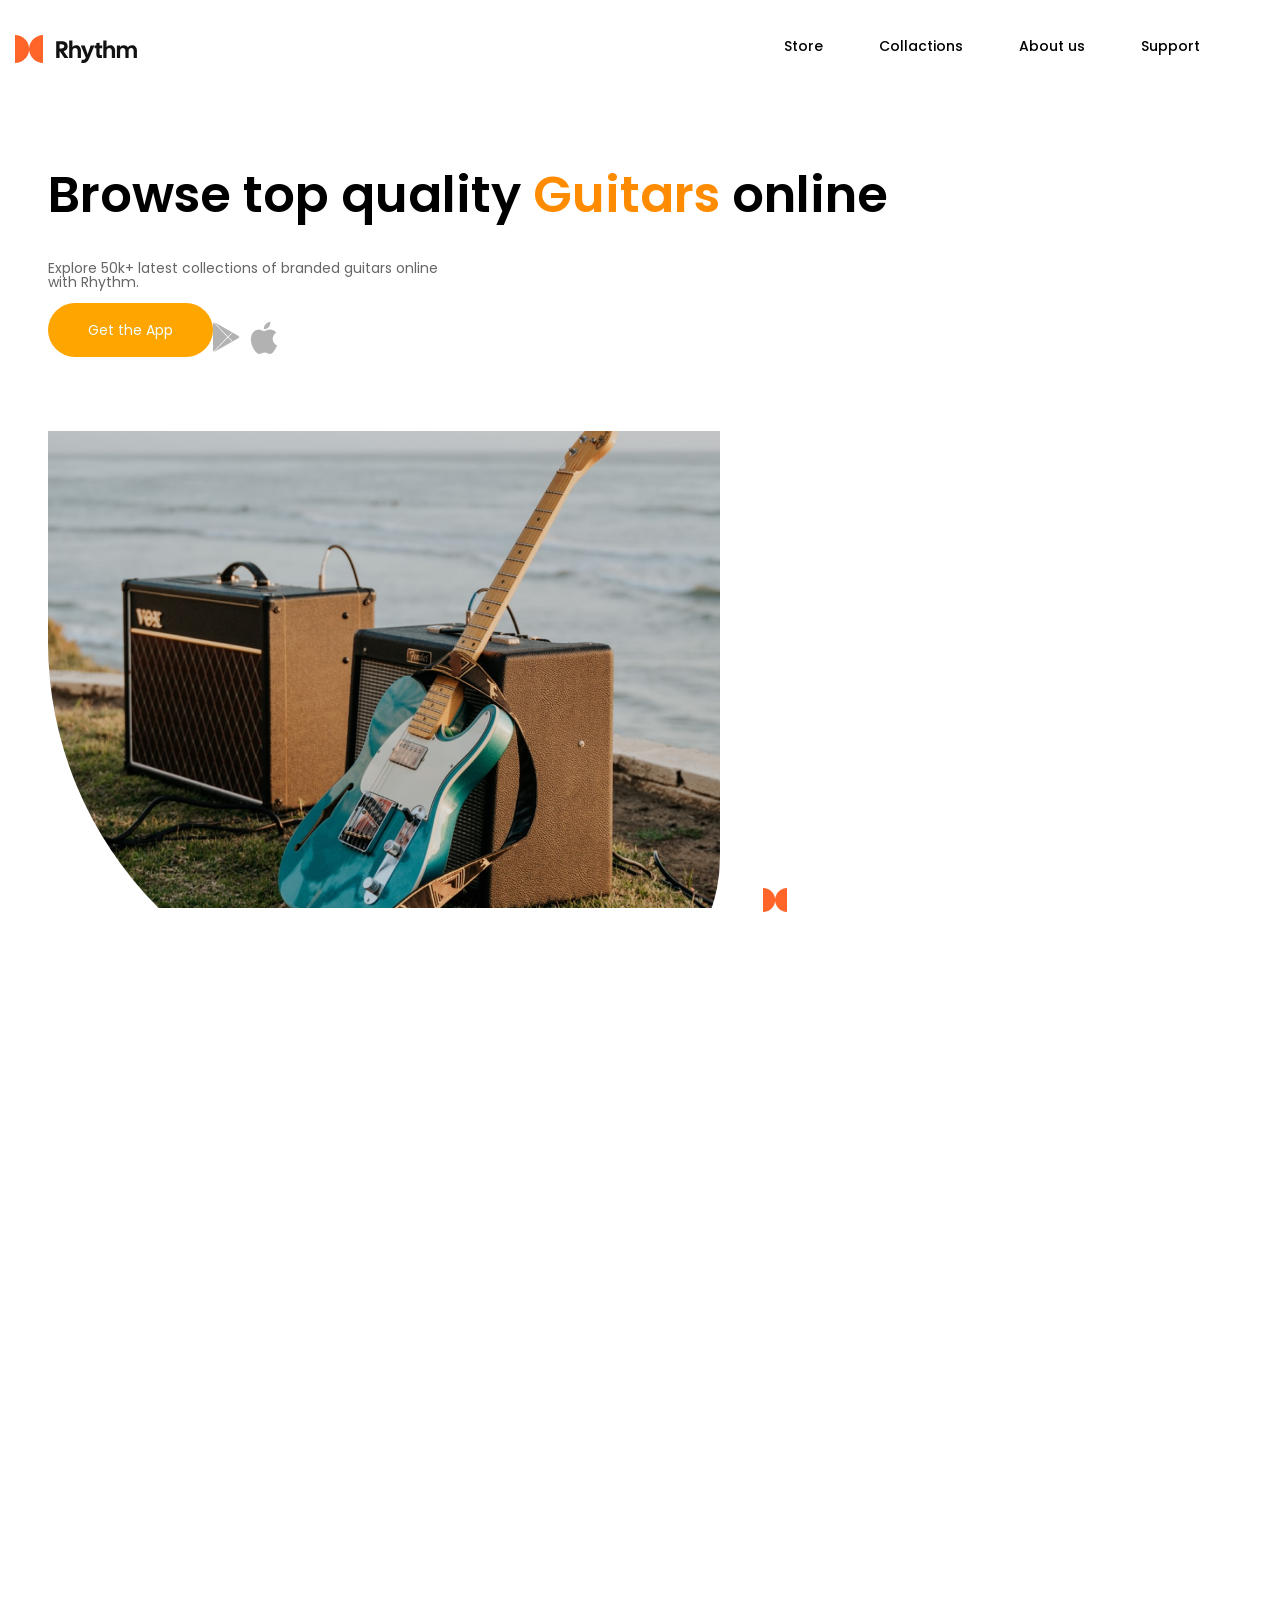
<file: index.html>
<!DOCTYPE html>
<html lang="en">
<head>
    <meta charset="UTF-8">
    <meta name="viewport" content="width=device-width, initial-scale=1.0">
    
    <link rel="stylesheet" href="https://cdn.jsdelivr.net/npm/swiper@11/swiper-bundle.min.css"/>
   <link rel="stylesheet" href="css/style – копія.css">

    <title>This is not about cola</title>
</head>
<body>
    <div class="wrapper">
        <header class="header">
            <div class="header__container">
<a href="" class="header__logo"><img src="img/Group 5188.svg" alt=""></a>
<nav class="header__menu menu">
    <ul class="menu__list">
        <li class="menu__item">
            <a href="" class="menu__link">Store</a>
        </li>
        <li class="menu__item"> <a href="" class="menu__link">Collactions</a> </li>
        <li class="menu__item"><a href="" class="menu__link">About us</a></li>
        <li class="menu__item"> <a href="" class="menu__link"> Support</a></li>
    </ul>
</nav>
        </div>
    </header>
            <main class="page">
                <section class="page__main main">
                <div class="main__container">
                    <div class="main__content">
                        <h1 class="main__title">Browse top quality <span>Guitars</span> online</h1>
                        <p class="main__text">Explore 50k+ latest collections of branded guitars online with Rhythm.</p>
                        <div class="main__actions actions-main">
                          <a href="" class="actions-main__button">Get the App</a> 
                          <div class="actions-main__icon">
                            <img src="img/Google.png" alt="Google">
                        </div>
                            <div class="actions-main__icon">
                            <img src="img/Apple logo.png" alt="Apple">
                        </div>
                          </div>
                    </div>
                    <div class="main__decor decor-main">
                        <div class="decor-main_image">
                            <img src="img/unsplash_H6j0Zsy91WY (1).png" alt="Coca-cola or sprite">
                        </div>
                    </div>
                </div>
                    </section>
                    <section class="page__store store">
                        <div class="store__container">
                            <h2 class="store__title title">Check out the <span>Store</span></h2>
                        </div>
                        <div class="store__body store-body">
<div class="store-body__header">
    <div class="body-store__title">NEW ON THE BOARD</div>
    <a href="" class="body-store__all">view all</a>
                  </div>
                  

                  <div class="body-store__items">
                    <div class="body-store__item item">
                      <a href="" class="item__image ">
                        <img src="img/unsplash_oM5YoMhTf8E.png" alt="Coca-cola">
                      </a>
                      <a href="" class="item__title ">Professional II Stratocaster®</a>
                      <div class="item__price">$1,299.00</div>
                    </div>
                  </div>

                  <div class="body-store__items">
                    <div class="body-store__item item">
                      <a href="" class="item__image ">
                        <img src="img/02.png" alt="Coca-cola">
                      </a>
                      <a href="" class="item__title ">J-45 Standard</a>
                      <div class="item__price">$1,699.00</div>
                    </div>
                  </div>
                   
                  <div class="body-store__items">
                    <div class="body-store__item item">
                      <a href="" class="item__image ">
                        <img src="img/03.jpg" alt="Coca-cola">
                      </a>
                      <a href="" class="item__title ">The Essential Les Paul</a>
                      
                      <div class="item__price">$2,099.00</div>
                    </div>
                  </div>


                  <div class="body-store__items">
                    <div class="body-store__item item">
                      <a href="" class="item__image ">
                        <img src="img/04.png" alt="Coca-cola">
                      </a>
                      <a href="" class="item__title ">Active Precision Bass® PH V </a>
                      <div class="item__price">$2,800.00</div>
                    </div>
                  </div>


                  

                  <div class="body-store__items">
                    <div class="body-store__item item">
                      <a href="" class="item__image ">
                        <img src="img/image 10 3.png" alt="Coca-cola">
                      </a>
                      <a href="" class="item__title ">Coca-cola <span>8-bits</span></a>
                      <div class="item__price">$4,299.00</div>
                    </div>
                  </div>


                  <div class="body-store__items">
                    <div class="body-store__item item">
                      <a href="" class="item__image ">
                        <img src="img/52.png" alt="Coca-cola">
                      </a>
                      <a href="" class="item__title ">Redondo Special </a>
                      <div class="item__price">$2,898.00</div>
                    </div>
                  </div>
                        </div>
                    </section>
                <section class="page__categories categories">
                    <div class="categories__container">
                     <h2 class="categories__title title">Choose based on <span>Categories</span></h2>  
                     <div class="categories__items">
                        <a href="" class="categories__item item-category">
                          <div class="item-category__title">Acoustic</div>
                          <div class="item-category__image">
                            <img src="img/Rectangle 139.jpg" alt="category">
                          </div>
                        </a>

                        <a href="" class="categories__item item-category">
                            <div class="item-category__title">Electric</div>
                            <div class="item-category__image">
                              <img src="img/Rectangle 140.jpg" alt="category">
                            </div>
                          </a>

                          <a href="" class="categories__item item-category">
                            <div class="item-category__title">Basses</div>
                            <div class="item-category__image">
                              <img src="img/Rectangle 141.jpg" alt="category">
                            </div>
                          </a>

                          <a href="" class="categories__item item-category">
                            <div class="item-category__title">Collections</div>
                            <div class="item-category__image">
                              <img src="img/Rectangle 142.jpg" alt="category">
                            </div>
                          </a>  
                     </div>
                    </div>
                </section>
                <section class="page__brands brands">
                    <div class="brands__container">
<h2 class="brands__title title">Featuring the <span>Best Brands</span></h2>
                    
                    <div class="brands__items">
                        <div class="brands__item">
                            <img src="img/mr beast/image 3.jpg" alt="pipa">
                        </div>
                        <div class="brands__item">
                            <img src="img/mr beast/image 4.jpg" alt="">
                        </div>
                        <div class="brands__item">
                            <img src="img/mr beast/image 5.jpg" alt="">
                        </div>
                        <div class="brands__item">
                            <img src="img/mr beast/image 6.jpg" alt="">
                        </div>
                        <div class="brands__item ">
                            <img src="img/mr beast/Frame.png" alt="">
                        </div>
                        <div class="brands__item">
                            <img src="img/mr beast/image 7.png" alt="">
                        </div>
                        <div class="brands__item">
                            <img src="img/mr beast/image 8.png" alt="">
                        </div>
                        <div class="brands__item">
                            <img src="img/mr beast/image 9.jpg" alt="">
                        </div>
                    </div>
                    </div>
                </section>
                <section class="page__why why">
                    <div class="why__container ">
                        <h2 class="why__title title ">Why try <span>Rhythm?</span></h2>
                        <div class="why__items ">
                            <div class="why__item item-why">
                                <div class="item-why__icon">
                                    <img src="img/Нова папка/category-2.png" alt="Icon">
                                </div>
                                <div class="item-why__title">Smooth Browsing</div>
                                <div class="item-why__text">Lorem ipsum dolor sit amet, consectetur adipiscing elit.</div>
                            </div>
                            <div class="why__item item-why">
                                <div class="item-why__icon">
                                    <img src="img/Нова папка/empty-wallet-tick.png" alt="Icon">
                                </div>
                                <div class="item-why__title">SwiFT PAYMENTS</div>
                                <div class="item-why__text">Lorem ipsum dolor sit amet, consectetur adipiscing elit.</div>
                            </div>
                            <div class="why__item item-why">
                                <div class="item-why__icon">
                                    <img src="img/Нова папка/group.png" alt="Icon">
                                </div>
                                <div class="item-why__title">EASY Delivery </div>
                                <div class="item-why__text">Lorem ipsum dolor sit amet, consectetur adipiscing elit.</div>
                            </div>
                        </div>
                    </div>
                </section>
                 <section class="page__reviews reviews">
                    <div class="reviews__container">
                       <h2 class="reviews__title title">What our <span>customer’s</span> say</h2>
                        
                        <div class="reviews_swiper swiper-reviews swiper"> 
                        <div class="swiper-reviews_wrapper swiper-wrapper"> 
                        <div class="swiper-reviews_slide slide-swiper-reviews">
                        <div class="slide-swiper-reviews_picture"> 
                        <img src="img/Group 5203 (1).png" alt="Reviews"> 
                        </div> 
                        <div class="slide-swiper-reviews_body"> 
                        <div class="slide-swiper-reviews_text"> 
                        "The Quality and Delivery is always on time, buy guitarist myself I love the customer service t highly recommend Rhythm anytime." 
                        </div> 
                        <div class="slide-swiper-reviews_author"> 

                        <div class="slide-swiper-reviews_name">Ryan Welker 
                        <div class="slide-swiper-reviews_position">PROFESSIONAL
                        GUITARIST</div> 
                        </div> 
                        </div> 
                        </div> 
                      </div>
                      </div>
                      
                      <div class="swiper-reviews__pagination swiper-pagination"></div>
                    </div>
                </section>
                <section class="page__favorite favorite">
                  <div class="favorite__container">
                    <div class="favorite__body">
                      <h2 class="favorite__title title">Browse and buy your <span>favorite guitars</span> with Rhythm.</h2>
                      <div class="favorite__apps apps-favorite">
                        <a href="" class="apps-favorite__items">
                          <img src="img/Mobile app store badge (9).png" alt="Google">
                        </a>
                        <a href="" class="apps-favorite__items">
                          <img src="img/Mobile app store badge (11).png" alt="Apple">
                        </a>
                      </div>
                    </div>
                    <div class="favorite__images">
                      <img src="img/prylogyxa.png" alt="Image">
                    </div>
                  </div>
                </section>
          </main>  
          <footer class="footer">
           <div class="footer__container">
            <div class="footer__body body-footer">
              <div class="body-footer__column">
                <a href="index.html" class="body-footer__logo">
                  <img src="img/p/logogo.svg" alt="Rhythm">
                </a>
                <ul class="body-footer__contacts contacts-footer">
                  <li class="contacts-footer__item">
                    <a href="mailto:enquiry@Rhythm.com" class="contacts-footer__link contacts-footer__link_mail">Enquiry@Rhythm.com
                    </a>
                  </li>
                  <li class="contacts-footer__item">
                    <a href="https://www.google.com/search?q=San+Francisco&oq=san&gs_lcrp=EgZjaHJvbWUqDggCEEUYJxg7GIAEGIoFMgYIABBFGDkyEwgBEC4YgwEYxwEYsQMY0QMYgAQyDggCEEUYJxg7GIAEGIoFMhAIAxAuGMcBGLEDGNEDGIAEMhAIBBAuGIMBGNQCGLEDGIAEMgYIBRBFGD0yBggGEEUYPTIGCAcQRRg80gEIMjQ3MmowajeoAgCwAgA&sourceid=chrome&ie=UTF-8" class="contacts-footer__link contacts-footer__link_location">San Francisco
                    </a>
                  </li>
                </ul>
              </div>
              <div class="body-footer__column">
                <nav class="body-footer__menu menu-footer">
                  <div class="menu-footer__column">
                  <div class="menu-footer__title">Pages</div>
                  <ul class="menu-footer__list">
                    <li class="menu-footer__item">
                      <a href="" class="menu-footer__link">Store</a>
                    </li>
                    <li class="menu-footer__item">
                      <a href="" class="menu-footer__link">Collections</a>
                    </li>
                    <li class="menu-footer__item">
                      <a href="" class="menu-footer__link">Support</a>
                    </li>
                  </ul>
                </div>
                <div class="menu-footer__column">
                  <div class="menu-footer__title">Product</div>
                  <ul class="menu-footer__list">
                    <li class="menu-footer__item">
                      <a href="" class="menu-footer__link">Terms</a>
                    </li>
                    <li class="menu-footer__item">
                      <a href="" class="menu-footer__link">Privacy Policy</a>
                    </li>
                    <li class="menu-footer__item">
                      <a href="" class="menu-footer__link">Copyright</a>
                    </li>
                  </ul>
                </div>
                </nav>
              </div>
              <div class="body-footer__column">
                <div class="body-footer__social social-footer">
<
</file>
<file: css/style – копія.css>
*,* ::before ::after{padding:0;
    margin:0;
    padding: 0;
    box-sizing:border-box;
}
@import url(https://fonts.googleapis.com/css?family=Poppins:regular,500,600&display-swap);
@import url(https://fonts.googleapis.com/css?family=Merriweather:300,300italic,regular,italic,700,700italic,900,900italic);@import url(https://fonts.googleapis.com/css?family=Didact+Gothic:regular);



*,*:before,*:after{-moz-box-sizing: border-box; box-sizing: border-box;}
:focus,:active{outline: none;}
a:focus,a:active{outline: none;}
nav, footer, header, aside{display: block;}
html,body{height: 100%; width: 100%; font-size: 100%; font-size: 14px; line-height: 1; -ms-text-size-adjust: 100%; -moz-text-size-adjust: 100%; -webkit-text-size-adjust: 100%;}
input,button,textarea{font-family:inherit;}input::-ms-clear{display: none;}
button{cursor: pointer;}
button::-moz-focus-inner {padding: 0; border:0;}
a, a:visited{text-decoration: none;}
a:hover {text-decoration: none;}
ul{list-style: none;}
img{vertical-align: top;}
h1,h2,h3,h4,h5,h6{font-size:inherit;font-weight:400;}








/*-----------------------------------------------------------------------------*/


html,body{
    height: 100%;
    min-width: 320px;
    overflow-x: hidden;
}
body {
    line-height: 1;
    font-family: Poppins;
    color: #666667;
}

ul{

}
a{
    text-decoration: none;
}
li{
    list-style: none;
}

.wrapper{
    overflow: hidden;
    min-height: 100%;
    display: flex;
    flex-direction: column;
}
.title{
    font-family: Merriweather;
color: #001;
font-size: 44px;
line-height: 1.2;
text-align: center;
font-weight: 700;

}
.title span{
color: orange;
}

.page{
    flex: 1 1 auto;
}
[class*="__container"]{
    max-width: 1230px;
    margin: 0 auto;
    padding: 0px 15px;
}
.page__main{}
.page__store{

}
.page__brands{

}
.page__why{

}
.page_reviews {} 
.title{}
.page__favorite{}
/*------------------------------------------------------------*/
/*------------------------------------------------------------*/
/*------------------------------------------------------------*/

/*------------------------------------------------------------*/
/*------------------------------------------------------------*/
/*------------------------------------------------------------*/
/*------------------------------------------------------------*/
/*------------------------------------------------------------*/
/*------------------------------------------------------------*/
/*------------------------------------------------------------*/
/*------------------------------------------------------------*/
/*------------------------------------------------------------*/
/*------------------------------------------------------------*/

/*------------------------------------------------------------*/
/*------------------------------------------------------------*/
/*------------------------------------------------------------*/
/*------------------------------------------------------------*/

/*------------------------------------------------------------*/
/*------------------------------------------------------------*/
/*------------------------------------------------------------*/
/*------------------------------------------------------------*/
/*------------------------------------------------------------*/


/*------------------------------------------------------------*/
.menu{
    padding: 10px 15px 10px 5px;
    border-radius: 5px;
    background-color: rgba(255, 255, 255, 0.486);
    
}
.header {
    position: absolute;
    top: 0;
    left: 0;
    width: 100%;
    z-index: 50;
} 
.header__container{
    background-color: rgba(255, 255, 255, 0.486);
    position: fixed;
    display: flex;
    width: 100%;
    justify-content: space-between;
    align-items: center;
    padding: 15px;
} 
.header__logo{
    margin-top: 5px;
}
.menu__item {
    
    
} 
.menu__link {
    color: black;
    font-weight: 500;
    
    
}
.menu__link:hover{
    color: rgba(0, 0, 0, 0.681);
    text-decoration: underline;
   
    
    
   
}
.menu__list{

    display: flex;
    flex-wrap: wrap;
    gap: 56px;
    
    
    
   

}
/*---------------------------------------------------------------------------*/

.main{
padding-bottom: 80px;
}
.main__container {
     display: flex;
     flex-wrap: wrap;
}
.main__content{
    padding-top: 120px;
align-self: flex-end;
padding-bottom: 60px;
padding-right: 20px;
}
.main__title{
color: black;
font-weight: 600;
font-size: 50px;
}
.main__text:not(:last-child){
    
}

.main__title:not(:last-child){

}
.actions-main__button:not(:last-child){
margin-right: 30px;
}

span{
    color: darkorange;
}
.main__text{
max-width: 421px;
}
.main__actions{

}
.actions-main {
    display: flex;
    flex-wrap: wrap;
    align-items: center;
} 
.actions-main__button {
    text-align: center;
    padding:  20px 40px;
    border-radius: 50px;
    background-color: #ffa500;
    color: azure;
   
   
    
} 
.actions-main__button:not(:last-child) {
    margin-right: 0px;
    margin-bottom: 14px;
}

.actions-main__button:hover{
    background-color: #c58a01;
    
}
.actions-main__icon:not(:last-child) {
    margin-right: 10px;

} 
.main_decor {flex: 0 1 50%;
    max-width: 100%;
} 
.decor-main {} 
.decor-main__image{
    display: inline-block;
    position: relative;
    box-shadow: #001 5px 20px;
    border-radius: 0 0 160px 375px;
    max-width: 100%;
}
.decor-main_image img{
   max-width: 100%;
   width: 100%;
   height: auto;
   border-radius: 0 0 160px 375px;
}
.decor-main_image::after {
    content:"";
    position: absolute;
    width: 80px;
    height: 80px;
    right: 36.3%;
    bottom: 0;
 transform: translate(0,50%);
    background: url(../img/Group\ 5189.png) 0 0 no-repeat;
    

}
@media (max-width: 1230px){
    .main__title{
        font-size: 40px;
    }
    .title{
        font-size: 36px;
    }
}
@media (max-width: 1093px){
    .decor-main_image img{
        width: 100%;

    }
    .main__content{
        flex: 0 0 70%;

    }
    .main_decor{
        flex: 0 0 30%;
    }
}

@media (max-width: 767.98px){
    .main__container{
        flex-direction: column;
    }
    .main__content{
     flex: 1 1 100%;
     padding-right: 0;
     padding-top: 80px;
    }
    .main_decor{
        flex: 1 1 100%;
    }
    .main__title{
        font-size: 32px;
    }
    .title{
        font-size: 28px;
    }
    
.menu{
    background-color: rgba(255, 255, 255, 0);
}

}
@media (max-width: 480px){
    .header__container{
        gap: 20px;
        background-color: white;
        flex-wrap: wrap;
    }
    .menu__list{
        gap: 20px;
    }
    .header__logo{
        width: 28px;
        flex: 0 0 28px;
        overflow: hidden;
    }
    .menu{
        padding: 0;
    }
    .actions-main{
        flex-wrap: wrap;
        justify-content: center;
    }
    .actions-main__button{
        flex: 1 1 100%;
    }
    .main__title{
        font-size: 26px;
    }
}
@media (max-width: 972px){
    .header{
        flex-wrap: wrap;
    }
    .header__container{
        flex-wrap: wrap;
    }
}

@media (max-width: 568px){
    .header__container{
    gap: 20px;
    background-color: white;
    }
    .menu__list{
        gap: 20px;
    }
}
@media (max-width: 764px){
    .actions-main__button:not(:last-child){
        flex: 1 1 100%;
    }
}
/*---------------------------------------------------------------------------------*/

.store{
padding-top: 80px;
padding-bottom: 90px;
}
.store__container{
 
}
 
.store__title {
    margin-bottom: 86px;
} 
.store_body {} 
.body-store {} 
.body-store__header {
    margin-bottom: 32px;
    display: flex;
    align-items: center;
    flex-wrap: wrap;
    justify-content: space-between;
    gap: 15px;
} 
.body-store__title {
    letter-spacing: 0.08em;
    font-size: 20px;
    line-height: 1.5;
    text-transform: uppercase;
    color: #001;
    font-weight: 601;
} 
.body-store__all {
    color: #868686;
    
font-size: 20px;
line-height: 1.5;
font-weight: 500;
margin-top: 5px;
margin-bottom: 10px;
} 
.body-store__items {
    
} 

.body-store__item {
    display: grid;
    
    grid-template-columns: repeat(3, 1fr);
    gap: 54px;
    
} 
.item {
    display: grid;
} 
.item__image{
    
}
.item__image img{
    max-width: 100%;
}
.item__image:not(:last-child){
    margin-bottom: 40px;
}
.item__title{
    color: #001;
    font-size: 16px;
    line-height: 1.5;
    justify-self: start;
    transition: all 0.2s ease 0s;
}
.item__title:not(:last-child){
    margin-bottom: 7px;
}
.item__title:hover{
    font-weight: 600;
    transform: scale(1.1);
}
 
.item__price {
    font-size: 14px;
    line-height: 21px;
}
@media (max-width: 991.98px){
    .store{
        padding-top: 50px;
        padding-bottom: 50px;
    }
    .store__title{
        margin-bottom: 50px;
    }
    .body-store__item{
        grid-template-columns: repeat(2, 1fr);
        gap: 30px;
    }
}
@media (max-width: 767.97px){
    .store{
        padding-top: 30px;
        padding-bottom: 30px;
    }
    .store__title{
        margin-bottom: 30px;
    }
}
@media (max-width: 479.97px){
    .body-store__item{
        grid-template-columns: repeat(1, 1fr);
        gap: 20px;
    }
}
/*--------------------------------------------------------------------------------------------*/

.categories {
    padding-top: 110px;
padding-bottom: 90px;
} 
.categories__container {} 
.categories__title {
    margin-bottom:  80px;
} 
.title{} 
.categories__items {
    display: grid;
    grid-template-columns: repeat(4, 1fr);
    
    column-gap: 70px;
    row-gap: 35px;
} 
.categories__item {}
.item-category {
    position: relative;
} 
.item-category__title {
    text-align: center;
    position: absolute;
    bottom: 0;
    left: 0;
    padding: 30px 20px ;
    width: 100%;
    color: #fff;
    font-size: 20px;
    z-index: 2;
    line-height: 1.5;
    font-weight: 600;
} 
.item-category__image {
position: relative;
overflow: hidden;
border-radius: 26px;
padding-bottom: 127%;
}
.item-category__image::before{
    content: "";
    position: absolute;
    top: 0;
    left: 0;
    width: 100%;
    height: 100%;
}
.item-category:hover .item-category__image img{
transform: scale(1.1);
}
.item-category__image img{
    transition: all 0.2s ease 0s;
position: absolute; width: 100%; height: 100%; top: 0;left: 0;
object-fit: cover;
background: linear-gradient(to bottom, rgba(0, 0, 0, 0) 0%, rgba(0, 0, 0, 0.65) 100%);
}

@media (max-width: 1230px) {
    .categories__items {
        column-gap: 40px;
    }
}

@media (max-width: 991.98px) {
    .categories {
        padding-top: 50px;
    padding-bottom: 50px;
    } 
    .categories__title{
        margin-bottom: 50px;
    }
    .categories__items {
        column-gap: 30px;
    }
    .categories__items{
      grid-template-columns: repeat(2, 1fr);  
    }
    .item-category__title{
        font-size: 18px;
    }
}
@media (max-width: 767.97px) {
    .categories {
        padding-top: 30px;
    padding-bottom: 30px;
    } 
    .categories__title{
        margin-bottom: 20px;
}
}
@media (max-width: 479.97px) {
        .categories__items{
            row-gap: 20px;
      grid-template-columns: repeat(1, 1fr);  
    }
    .item-category__title{
        font-size: 16px;
        padding: 20px 15px;
    }
}
/*-------------------------------------------------------------------------------------------*/

.brands{
    padding-top: 110px;
    padding-bottom: 180px;
}
.brands__container{

}
.brands__title{
    padding-top: 60px;
    margin-bottom: 75px;
}
.brands__item{
    transition: all 0.2s ease 0s;
}
.brands__item img{
    max-width: 100%;
}
.brands__items{
    max-width: 1020px;
    margin: 0 auto;
display: grid;
grid-template-columns: repeat(4,auto);
align-items: center;
justify-content: space-between;
column-gap: 20px;

row-gap: 80px;
}
.brands__item:hover{
    transform: scale(1.5);
}
@media (max-width: 767.97px) {
    .brands__items{
        display: grid;
        grid-template-columns: repeat(3,auto);
        align-items: center;
        justify-content: space-between;
        column-gap: 20px;
        
        row-gap: 80px;
        }
        .brands__item:hover{
            transform: scale(1.2);
        }
}

@media (max-width: 479.97px) {
    .brands{
        padding-top: 50px;
        padding-bottom: 50px;
    }
    .brands__items{
        display: grid;
        grid-template-columns: repeat(2,auto);
        align-items: center;
        justify-content: space-between;
        column-gap: 20px;
        
        row-gap: 40px;
}
}
@media (max-width: 991.98px) {
    .brands{
        padding-top: 60px;
        padding-bottom: 60px;
    }
    .brands__items{
    display: grid;
        grid-template-columns: repeat(3,auto);
        align-items: center;
        justify-content: space-between;
        column-gap: 20px;
        
        row-gap: 60px;
        
}
.brands__title{
    margin-bottom: 40px;
}
}
/*-----------------------------------------------------------------------------------*/
.why{
    background-color: rgb(0, 0, 0);
    padding-top: 90px;
    padding-bottom: 90px;
    margin-top: 110px;
} 
.why__container {} 
.why__title {
    margin-bottom: 35px;
    color: #ffffff;
} 
.why__items {
    display: grid;
    grid-template-columns: repeat(3,auto);
    justify-content: space-between;
    gap: 30px;
} 
.why__item {} 
.item-why {
display: grid;
align-items: center;
padding: 40px;
text-align: center;
} 
.item-why__icon {
    background-color: #666667;
    border-radius: 21px;
    display: flex;
    justify-content: center; 
    align-items: center;
    width: 72px;
    height: 72px;
    margin: 0 auto;
} 
.item-why__icon:not(:last-child){
    margin-bottom: 40px;
}
.item-why__title {
    text-transform: uppercase;
    color: #f8f4f4;
    font-weight: 600; 
    
    font-size: 18px; 
    line-height: 1.5;
letter-spacing: 0.08em; 
} 
.item-why__title:not(:last-child){
margin-bottom: 12px;
}
.item-why__text {
    font-size: 14px;
    line-height: 1.5;
} 
@media (max-width: 991.98px){
    .why{
        padding-top: 50px;
        padding-bottom: 50px;
    }
    .why__items{
        grid-template-columns: repeat(2, 1fr); 
    }
}
@media (max-width: 479.97px) {
    .why__items{
        grid-template-columns: repeat(1, 1fr); 
    }
}
/*---------------------------------------------------------------------------------------------*/
.reviews {
    padding-top: 240px;
    padding-bottom: 240px;
} 
.reviews__container {} 
.reviews__title {
    margin-bottom: 100px;
} 
@media (max-width: 991.98px){
    .reviews{
        padding-top: 80px;
        padding-bottom: 80px;
    }
    .reviews__title {
        margin-bottom: 70px;
    } 
}
@media (max-width: 767.97px) {
    .reviews{
        padding-top: 30px;
        padding-bottom: 30px;
    }
    .reviews__title {
        margin-bottom: 30px;
    } 
}

.reviews_swiper {} 
.swiper-reviews {} 
.swiper-reviews_wrapper {} 
.swiper-reviews_slide {
    display: flex;
    flex-wrap: wrap;
} 
.slide-swiper-reviews {} 
.slide-swiper-reviews_image {
    margin-bottom: 20px;
    
    overflow: hidden;
} 
.slide-swiper-reviews_image img{
    max-width: 100%;
}
.slide-swiper-reviews_body {
    flex: 0 1 50%;

} 
.slide-swiper-reviews_text {
    font-size: 24px;
    line-height: 160%;
    margin-right: 50px;
} 
.slide-swiper-reviews_text:not(:last-child){
    margin-bottom: 57px;
}

.slide-swiper-reviews_author {
    font-weight: 200;
    font-size: 24px;
    line-height: 160%;
    color: #868686;
} 
.slide-swiper-reviews_author:not(:last-child){
    margin-bottom: 8px;
}
.slide-swiper-reviews_name {
    
    color: #001;
    letter-spacing: 0.08em;
    font-weight: 501;
    text-transform: uppercase;
    flex: 0 1 50%;} 
.slide-swiper-reviews_picture{
    flex: 0 1 50%;
    display: flex;
    justify-content: center;
    align-items: center;
    margin-left: 50px;
}
.slide-swiper-reviews_position {
    font-weight: 200;
    font-size: 24px;
    line-height: 160%;
    color: #868686;
} 
.swiper-reviews_pagination {}

@media (max-width: 991.98px) {
    .slide-swiper-reviews_text{
        font-size: 18px;
        margin-right: 20px;
    }
    .slide-swiper-reviews_author,
    .slide-swiper-reviews_position{
        font-size: 18px;
    }
}
@media (max-width: 767.97px) {
    .swiper-reviews_slide{
        flex-direction: column;
    }
    .slide-swiper-reviews_body,
    .slide-swiper-reviews_picture{
        flex: 1 1 100%;
        margin-left: 0;
    }
    .slide-swiper-reviews_text{
        font-size: 16px;
        margin-right: 0;
    }
}

/*----------------------------------------------------------------------------------------*/


.favorite {
    padding-bottom: 120px;
} 
.favorite__container {
    display: flex;
    flex-wrap: wrap;
    text-align: center;
} 
.favorite__body {
    flex: 0 1 50%;
    
} 
.favorite__title{
text-align: left;
font-size: 48px;
line-height: 140%; 


} 
.favorite__title:not(:last-child){
    margin-bottom: 60px;
}
.title {

} 
.favorite__apps {

} 
.apps-favorite {

} 
.apps-favorite__items {
   margin-top: 100px;
  
   
}
.favorite__images {
    flex: 0 1 50%;
    text-align: center;
    
}
.favorite__images img{
    max-width: 100%;
}
@media (max-width: 991.98px) {
    .favorite__title{
        font-size: 36px;
    }
    .apps-favorite__items{
        margin-top: 50px;
    }
}
@media (max-width: 767.97px) {
    .favorite{
        padding-bottom: 60px;
    }
    .favorite__container{
        flex-direction: column;
    }
    .favorite__body,
    .favorite__images{
        flex: 1 1 100%;
    }
    .favorite__title{
        text-align: center;
        font-size: 28px;
    }
    .apps-favorite__items{
        margin-top: 30px;
    }
}

/*------------------------------------------*/

.footer {
    background: #eeeeeeea;
    padding-top: 80px;
    padding-bottom: 41px;
}

.footer__container {
}

.footer__body {
    
}

.body-footer {
    display: flex;
    flex-wrap: wrap;
    gap: 30px;
}

.body-footer__column {
    flex: 0 1 33.33333%;
}

.body-footer__logo {
    display: inline-block; 
}
.body-footer__logo:not(:last-child){
    margin-bottom: 28px;
}
.body-footer__contacts {
    
}

.contacts-footer {
}
.contacts-footer__item:not(:last-child){
    margin-bottom: 20px;
}
.contacts-footer__items {
}

.contacts-footer__link {
    color: #666;
    display: inline-block; 
    line-height: 24px;
    padding-left: 44px;
}

.contacts-footer__link_mail {
    background: url('../img/p/sms.png') left no-repeat;
}

.contacts-footer__link_location {
    background: url('../img/p/location.png') left no-repeat;
}

.menu-footer__title {
    text-transform: uppercase;
    color: #001;
    font-size: 18px;
    line-height: 27px;
    margin-bottom: 20px;
}

.body-footer__menu {
}

.menu-footer {
    display: flex;
    flex-wrap: wrap;
    gap: 30px;
}

.menu-footer__list {
}

.menu-footer__item {
}

.menu-footer__link {
    color: #667;
}

.social-footer {
}

.social-footer__title {
    text-transform: uppercase;
    color: #001;
    font-size: 18px;
    line-height: 27px;
    margin-bottom: 12px;
    
}

.social-footer__items  {
    display: flex;
    flex-wrap: wrap;
    gap: 30px;
}

.social-footer__item:not(:last-child) {
    

}

.footer__copy {
    padding-top: 20px;
    text-align: center;
}

@media (max-width: 767.97px) {
    .footer{
        padding-top: 45px;
        padding-bottom: 25px;
    }
    .body-footer{
        flex-direction: column;
    }
    .body-footer__column{
        flex: 1 1 100%;
    }
}
</file>
